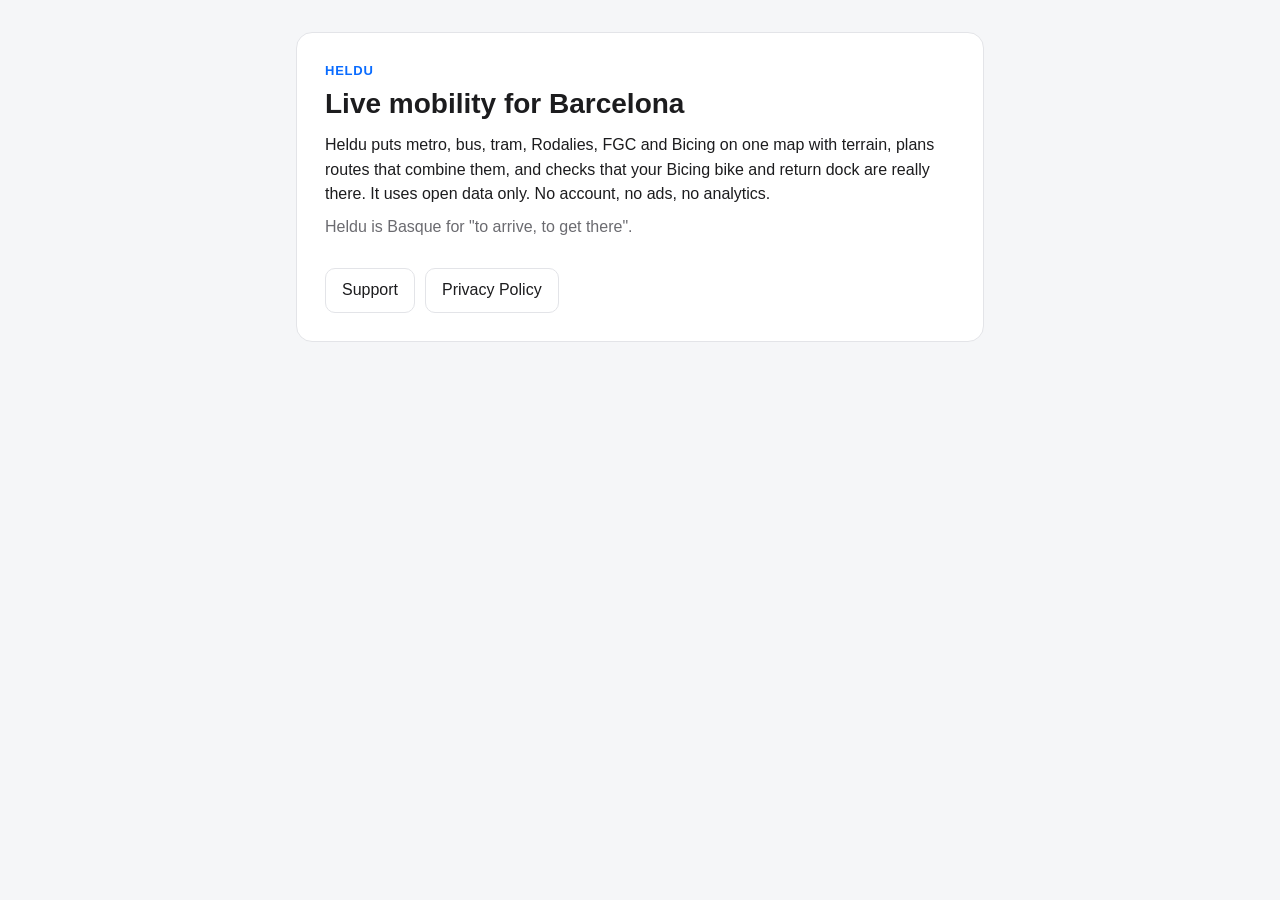
<file: index.html>
<!doctype html>
<html lang="en">
<head>
  <meta charset="utf-8">
  <meta name="viewport" content="width=device-width, initial-scale=1">
  <title>Heldu: live mobility for Barcelona</title>
  <meta name="description" content="Metro, bus, tram, Rodalies, FGC and Bicing on one map. No account, no ads, no tracking.">
  <link rel="stylesheet" href="./styles.css">
</head>
<body>
  <main class="page">
    <section class="card">
      <div class="eyebrow">Heldu</div>
      <h1>Live mobility for Barcelona</h1>
      <p>Heldu puts metro, bus, tram, Rodalies, FGC and Bicing on one map with terrain, plans routes that combine them, and checks that your Bicing bike and return dock are really there. It uses open data only. No account, no ads, no analytics.</p>
      <p class="muted">Heldu is Basque for "to arrive, to get there".</p>
      <div class="nav">
        <a class="button" href="./support.html">Support</a>
        <a class="button" href="./privacy.html">Privacy Policy</a>
      </div>
    </section>
  </main>
</body>
</html>
</file>
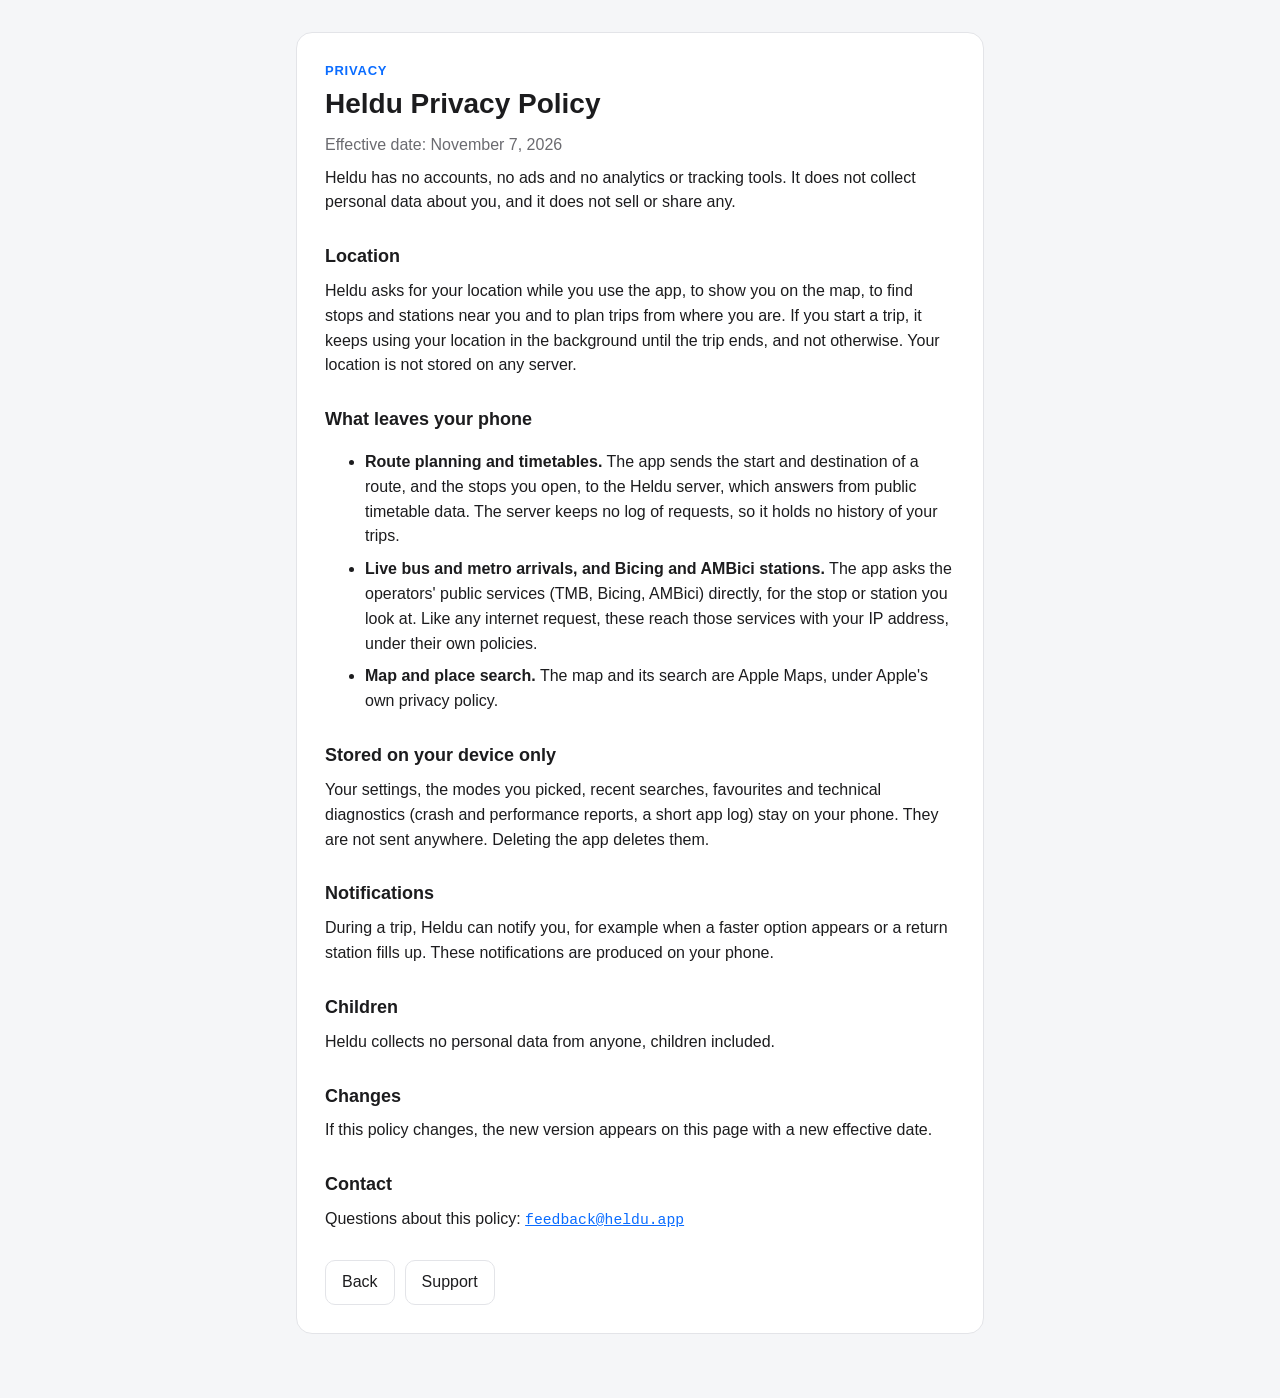
<file: privacy.html>
<!doctype html>
<html lang="en">
<head>
  <meta charset="utf-8">
  <meta name="viewport" content="width=device-width, initial-scale=1">
  <title>Heldu Privacy Policy</title>
  <link rel="stylesheet" href="./styles.css">
</head>
<body>
  <main class="page">
    <section class="card">
      <div class="eyebrow">Privacy</div>
      <h1>Heldu Privacy Policy</h1>
      <p class="muted">Effective date: November 7, 2026</p>

      <p>Heldu has no accounts, no ads and no analytics or tracking tools. It does not collect personal data about you, and it does not sell or share any.</p>

      <h2>Location</h2>
      <p>Heldu asks for your location while you use the app, to show you on the map, to find stops and stations near you and to plan trips from where you are. If you start a trip, it keeps using your location in the background until the trip ends, and not otherwise. Your location is not stored on any server.</p>

      <h2>What leaves your phone</h2>
      <ul>
        <li><strong>Route planning and timetables.</strong> The app sends the start and destination of a route, and the stops you open, to the Heldu server, which answers from public timetable data. The server keeps no log of requests, so it holds no history of your trips.</li>
        <li><strong>Live bus and metro arrivals, and Bicing and AMBici stations.</strong> The app asks the operators' public services (TMB, Bicing, AMBici) directly, for the stop or station you look at. Like any internet request, these reach those services with your IP address, under their own policies.</li>
        <li><strong>Map and place search.</strong> The map and its search are Apple Maps, under Apple's own privacy policy.</li>
      </ul>

      <h2>Stored on your device only</h2>
      <p>Your settings, the modes you picked, recent searches, favourites and technical diagnostics (crash and performance reports, a short app log) stay on your phone. They are not sent anywhere. Deleting the app deletes them.</p>

      <h2>Notifications</h2>
      <p>During a trip, Heldu can notify you, for example when a faster option appears or a return station fills up. These notifications are produced on your phone.</p>

      <h2>Children</h2>
      <p>Heldu collects no personal data from anyone, children included.</p>

      <h2>Changes</h2>
      <p>If this policy changes, the new version appears on this page with a new effective date.</p>

      <h2>Contact</h2>
      <p>Questions about this policy: <a href="mailto:feedback@heldu.app"><code>feedback@heldu.app</code></a></p>

      <div class="nav">
        <a class="button" href="./index.html">Back</a>
        <a class="button" href="./support.html">Support</a>
      </div>
    </section>
  </main>
</body>
</html>
</file>
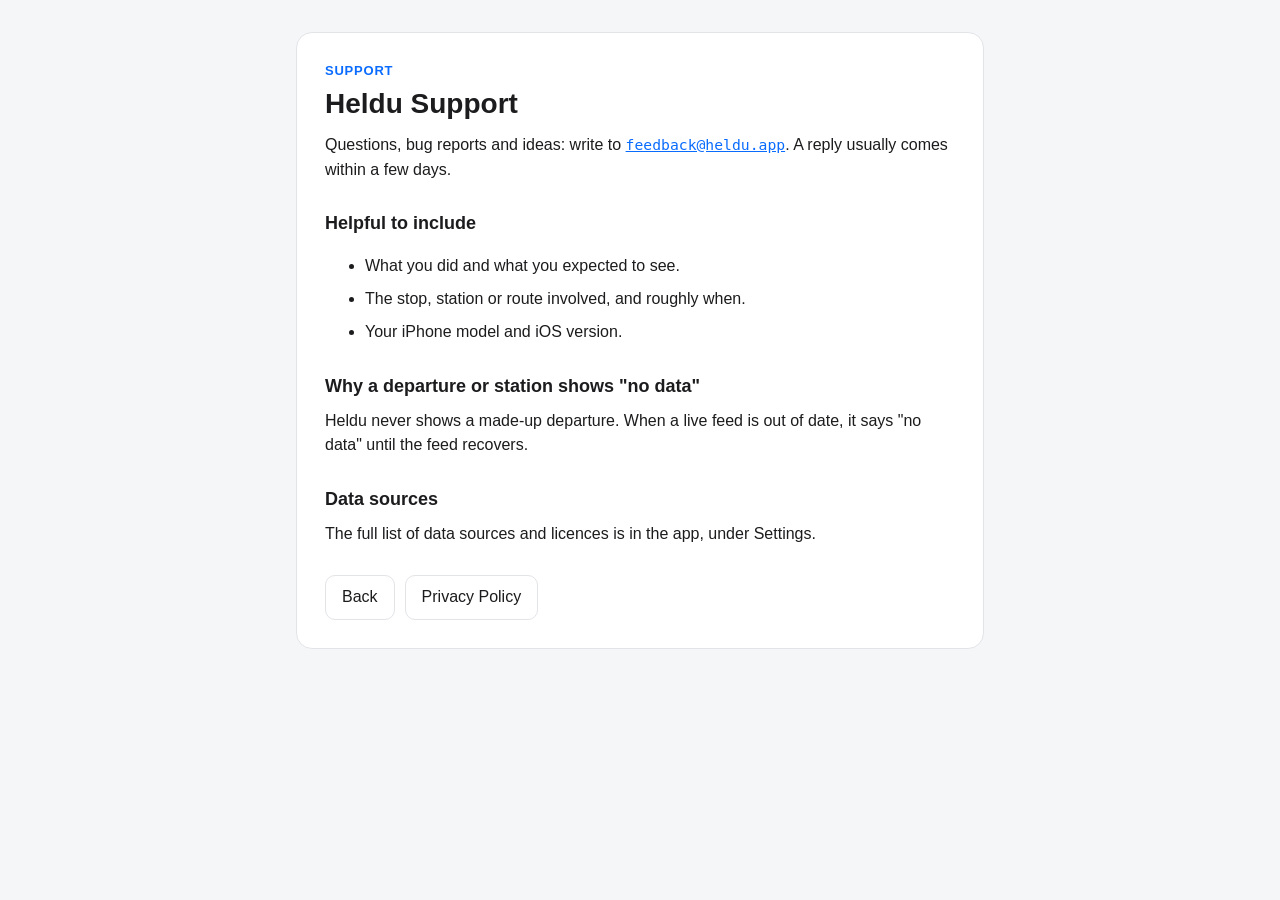
<file: support.html>
<!doctype html>
<html lang="en">
<head>
  <meta charset="utf-8">
  <meta name="viewport" content="width=device-width, initial-scale=1">
  <title>Heldu Support</title>
  <link rel="stylesheet" href="./styles.css">
</head>
<body>
  <main class="page">
    <section class="card">
      <div class="eyebrow">Support</div>
      <h1>Heldu Support</h1>
      <p>Questions, bug reports and ideas: write to <a href="mailto:feedback@heldu.app"><code>feedback@heldu.app</code></a>. A reply usually comes within a few days.</p>

      <h2>Helpful to include</h2>
      <ul>
        <li>What you did and what you expected to see.</li>
        <li>The stop, station or route involved, and roughly when.</li>
        <li>Your iPhone model and iOS version.</li>
      </ul>

      <h2>Why a departure or station shows "no data"</h2>
      <p>Heldu never shows a made-up departure. When a live feed is out of date, it says "no data" until the feed recovers.</p>

      <h2>Data sources</h2>
      <p>The full list of data sources and licences is in the app, under Settings.</p>

      <div class="nav">
        <a class="button" href="./index.html">Back</a>
        <a class="button" href="./privacy.html">Privacy Policy</a>
      </div>
    </section>
  </main>
</body>
</html>
</file>
<file: styles.css>
:root { --bg:#f5f6f8; --card:#fff; --text:#1c1c1e; --muted:#6b6b70; --accent:#0a6cff; --line:#e3e4e8; }
@media (prefers-color-scheme: dark) { :root { --bg:#0e0f11; --card:#1a1b1e; --text:#f2f2f4; --muted:#9a9aa1; --accent:#4c9bff; --line:#2a2b30; } }
* { box-sizing: border-box; }
body { margin:0; background:var(--bg); color:var(--text); font:16px/1.55 -apple-system, BlinkMacSystemFont, "Segoe UI", Roboto, sans-serif; }
.page { max-width:720px; margin:0 auto; padding:32px 16px 64px; }
.card { background:var(--card); border:1px solid var(--line); border-radius:16px; padding:28px; }
.eyebrow { color:var(--accent); font-weight:600; font-size:13px; letter-spacing:.06em; text-transform:uppercase; }
h1 { margin:6px 0 12px; font-size:28px; line-height:1.2; }
h2 { margin:28px 0 6px; font-size:18px; }
p, li { margin:8px 0; }
.muted { color:var(--muted); }
a { color:var(--accent); }
code { font-family:ui-monospace, Menlo, monospace; font-size:.92em; }
.nav { display:flex; gap:10px; margin-top:28px; flex-wrap:wrap; }
.button { display:inline-block; padding:9px 16px; border:1px solid var(--line); border-radius:10px; text-decoration:none; color:var(--text); }
</file>
